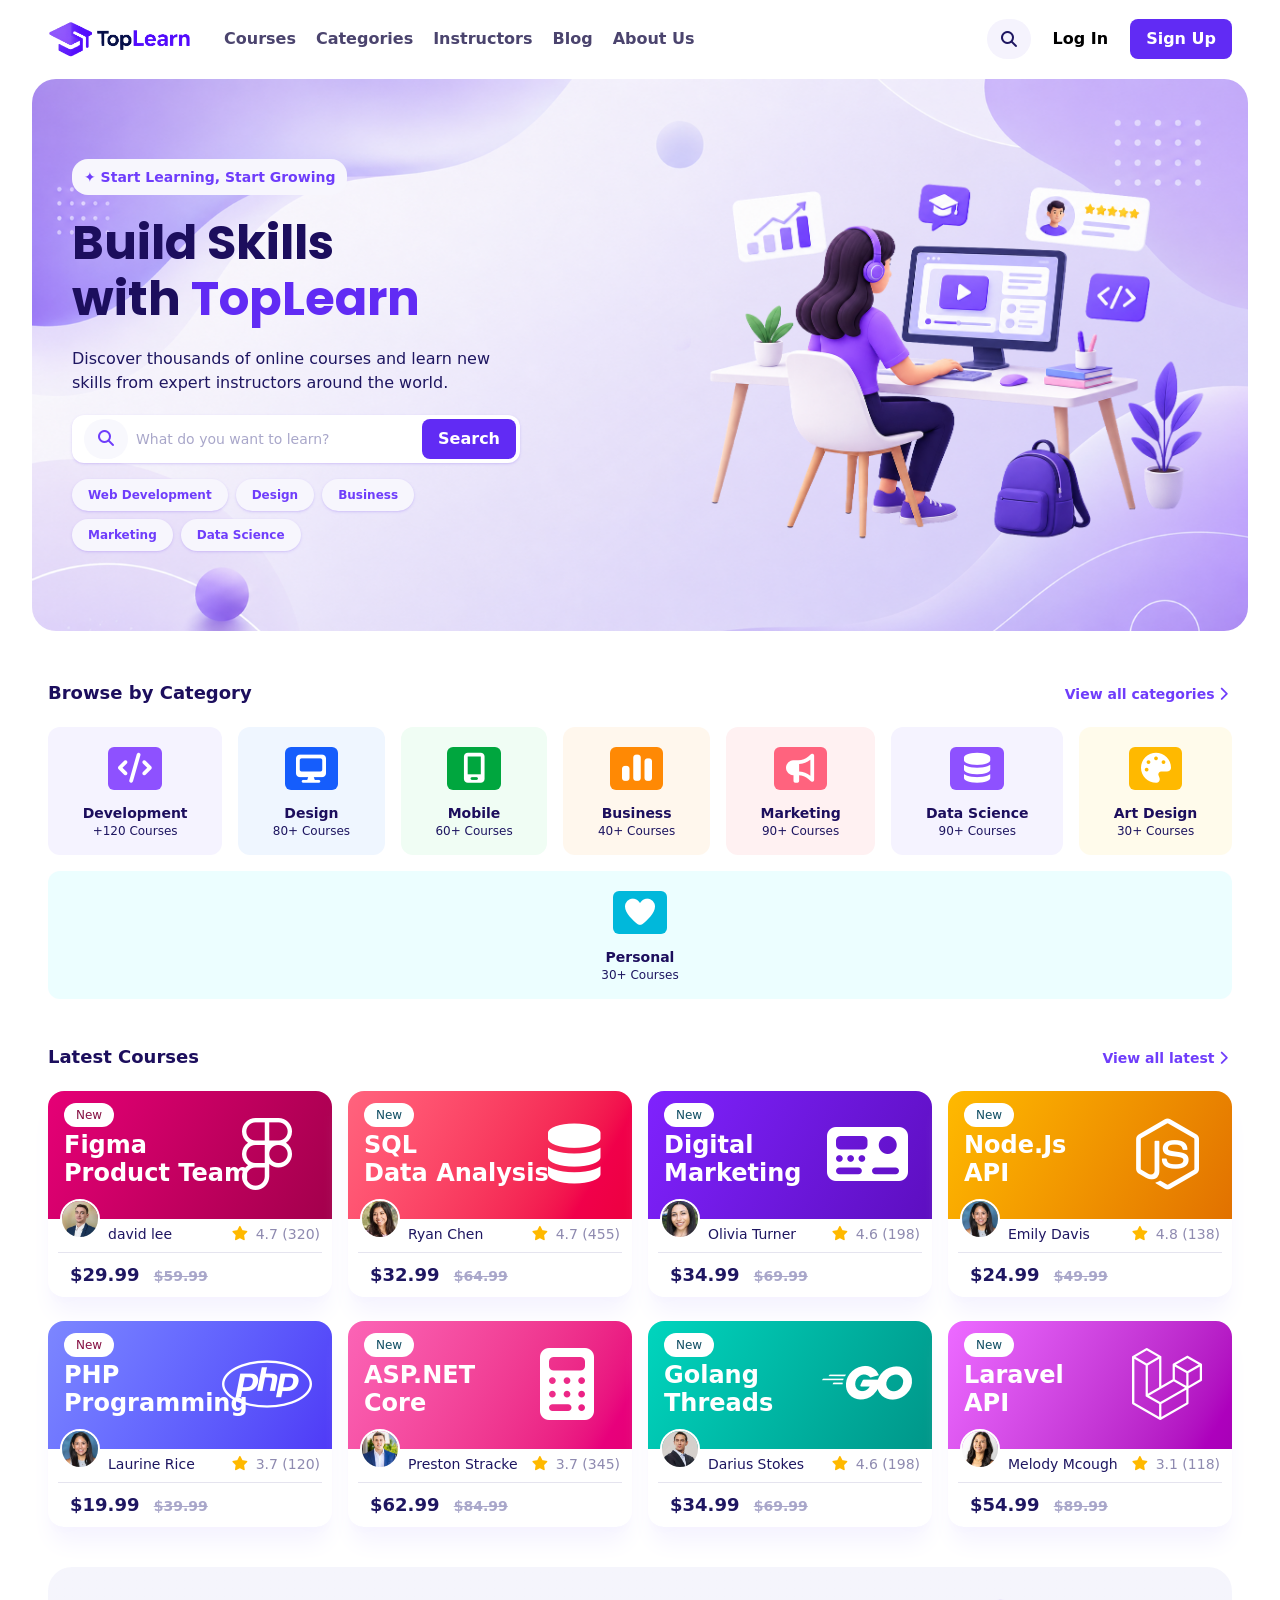
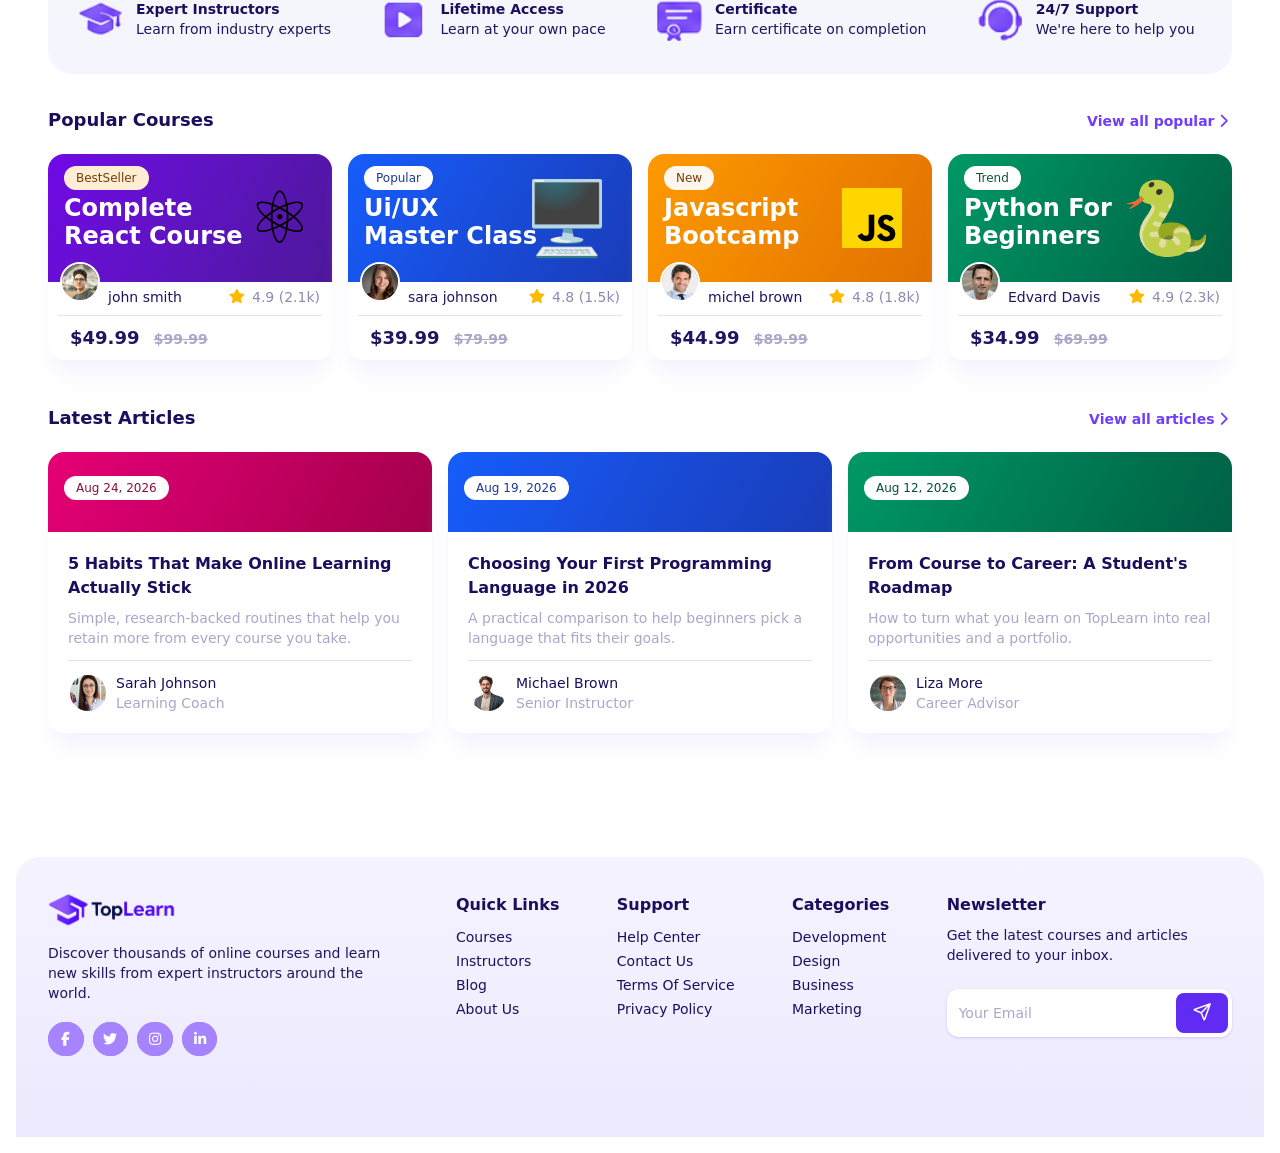
<file: landing-pages/online-course-platform/index.html>
<!doctype html>
<html lang="en">
  <head>
    <meta charset="UTF-8" />
    <meta name="viewport" content="width=device-width, initial-scale=1.0" />
    <title>online Course Platform</title>
    <link rel="stylesheet" href="../../styles/output.css" />
    <link rel="stylesheet" href="../../assets/font-awesome-7/css/all.min.css" />
  </head>
  <body>
    <div class="container mx-auto p-0 sm:p-2 lg:p-4">
      <header>
        <nav class="container-custom flex items-center justify-between">
          <div class="flex items-center justify-between gap-8">
            <img
              src="images/logo.png"
              alt="TOP Learn"
              class="w-36 h-auto cursor-pointer"
            />
            <ul
              class="capitalize hidden lg:flex gap-5 text-black-violet-custom text-base font-semibold"
            >
              <li class="link"><a href="#">courses</a></li>
              <li class="link"><a href="#">categories</a></li>
              <li class="link"><a href="#">instructors</a></li>
              <li class="link"><a href="#">blog</a></li>
              <li class="link"><a href="#">about us</a></li>
            </ul>
          </div>
          <div class="capitalize text-base font-semibold flex gap-1.5">
            <button
              class="bg-violet-custom-500 rounded-full py-3 px-3 hidden md:flex cursor-pointer text-violet-custom-800 hover:text-violet-custom-400"
            >
              <i class="fa fa-search"></i>
            </button>
            <a
              href="#"
              class="px-4 py-2 rounded-lg hidden lg:flex hover:text-violet-custom-400"
              >log in</a
            >
            <a href="#" class="btn-primary hidden lg:flex">sign up</a>
            <button class="py-2 px-3 text-black-violet-custom flex lg:hidden">
              <i class="fa fa-bars"></i>
            </button>
          </div>
        </nav>
        <div class="p-2 lg:p-4 w-full">
          <section
            class="bg-[url(../landing-pages/online-course-platform/images/hero-background.png)] min-h-125 bg-cover rounded-3xl px-2 lg:px-10 flex flex-col items-center lg:flex-row lg:justify-between overflow-hidden 2xl:justify-evenly"
          >
            <div
              class="pb-1 pt-4 lg:py-20 text-center lg:text-left w-full max-w-md"
            >
              <span
                class="bg-violet-custom-100 text-violet-custom-400 text-sm font-semibold py-2 px-3 rounded-2xl hidden lg:inline-flex items-center justify-center gap-2"
              >
                ✦ Start Learning, Start Growing</span
              >
              <h1
                class="font-poppins text-violet-custom-900 text-3xl md:text-4xl lg:text-5xl font-bold py-2.5 xl:py-5 leading-10 md:leading-14"
              >
                Build Skills <br />with
                <span class="text-violet-custom-600">TopLearn</span>
              </h1>
              <p class="text-violet-custom-800 pb-5">
                Discover thousands of online courses and learn new skills from
                expert instructors around the world.
              </p>
              <form class="relative">
                <input
                  type="text"
                  placeholder="What do you want to learn?"
                  class="course-input pl-16 pr-2"
                />
                <span
                  class="absolute top-1 left-3 bg-violet-custom-300 rounded-full py-2 px-3 text-violet-custom-400 text-base"
                  ><i class="fa fa-search"></i
                ></span>
                <button class="absolute top-1 right-1 btn-primary">
                  Search
                </button>
                <div class="hidden lg:flex flex-wrap gap-2">
                  <span class="badge">Web Development</span>
                  <span class="badge">Design</span>
                  <span class="badge">Business</span>
                  <span class="badge">Marketing</span>
                  <span class="badge">Data Science</span>
                </div>
              </form>
            </div>
            <div>
              <img
                src="images/hero-5.png"
                alt=""
                class="w-full max-w-md lg:max-w-lg xl:max-w-xl 2xl:max-w-2xl h-auto"
              />
            </div>
          </section>
        </div>
      </header>
      <main class="container-custom">
        <section>
          <div class="flex justify-between items-baseline">
            <h3 class="section-title">Browse by Category</h3>
            <a
              href="#"
              class="text-violet-custom-400 text-sm cursor-pointer hidden lg:flex transition-colors duration-300 hover:text-violet-800 group font-semibold"
              >View all categories
              <span
                ><i
                  class="fa-solid fa-chevron-right group-hover:translate-x-0.5"
                ></i></span
            ></a>
          </div>
          <div
            class="flex flex-row flex-wrap gap-3 justify-center lg:gap-4 xl:justify-start items-center mb-3"
          >
            <article
              class="category-card bg-violet-50 hover:shadow-violet-200 group"
            >
              <span class="category-icon bg-violet-500"
                ><i
                  class="fa-solid fa-code group-hover:scale-105 inline-block"
                ></i
              ></span>
              <h5
                class="category-title text-violet-custom-900 group-hover:text-violet-custom-600"
              >
                Development
              </h5>
              <p class="text-violet-custom-800 text-xs">+120 Courses</p>
            </article>
            <article
              class="category-card bg-blue-50 hover:shadow-blue-200 group"
            >
              <span class="category-icon bg-blue-600"
                ><i
                  class="fa-solid fa-desktop group-hover:scale-105 inline-block"
                ></i
              ></span>
              <h5
                class="category-title text-violet-custom-900 group-hover:text-blue-600"
              >
                Design
              </h5>
              <p class="text-violet-custom-800 text-xs">80+ Courses</p>
            </article>
            <article
              class="category-card bg-green-50 hover:shadow-green-200 group"
            >
              <span class="category-icon bg-green-600"
                ><i
                  class="fa-solid fa-mobile-screen group-hover:scale-105 inline-block"
                ></i
              ></span>
              <h5
                class="category-title text-violet-custom-900 group-hover:text-green-600"
              >
                Mobile
              </h5>
              <p class="text-violet-custom-800 text-xs">60+ Courses</p>
            </article>
            <article
              class="category-card bg-orange-50 hover:shadow-orange-200 group"
            >
              <span class="category-icon bg-orange-400"
                ><i
                  class="fa-solid fa-chart-simple group-hover:scale-105 inline-block"
                ></i
              ></span>
              <h5
                class="category-title text-violet-custom-900 group-hover:text-orange-400"
              >
                Business
              </h5>
              <p class="text-violet-custom-800 text-xs">40+ Courses</p>
            </article>
            <article
              class="category-card bg-rose-50 hover:shadow-rose-200 group"
            >
              <span class="category-icon bg-rose-400"
                ><i
                  class="fa-solid fa-bullhorn group-hover:scale-105 inline-block"
                ></i
              ></span>
              <h5
                class="category-title text-violet-custom-900 group-hover:text-rose-400"
              >
                Marketing
              </h5>
              <p class="text-violet-custom-800 text-xs">90+ Courses</p>
            </article>
            <article
              class="category-card bg-violet-50 hover:shadow-violet-200 group"
            >
              <span class="category-icon bg-violet-500"
                ><i
                  class="fa-solid fa-database group-hover:scale-105 inline-block"
                ></i
              ></span>
              <h5
                class="category-title text-violet-custom-900 group-hover:text-violet-500"
              >
                Data Science
              </h5>
              <p class="text-violet-custom-800 text-xs">90+ Courses</p>
            </article>
            <article
              class="category-card bg-amber-50 hover:shadow-amber-200 group"
            >
              <span class="category-icon bg-amber-400"
                ><i
                  class="fa-solid fa-palette group-hover:scale-105 inline-block"
                ></i
              ></span>
              <h5
                class="category-title text-violet-custom-900 group-hover:text-amber-400"
              >
                Art Design
              </h5>
              <p class="text-violet-custom-800 text-xs">30+ Courses</p>
            </article>
            <article
              class="category-card bg-cyan-50 hover:shadow-cyan-200 group"
            >
              <span class="category-icon bg-cyan-500"
                ><i
                  class="fa-solid fa-heart group-hover:scale-105 inline-block"
                ></i
              ></span>
              <h5
                class="category-title text-violet-custom-900 group-hover:text-cyan-500"
              >
                Personal
              </h5>
              <p class="text-violet-custom-800 text-xs">30+ Courses</p>
            </article>
          </div>
        </section>

        <section>
          <div class="flex justify-between items-baseline">
            <h3 class="section-title">Latest Courses</h3>
            <a
              href="#"
              class="text-violet-custom-400 text-sm cursor-pointer hidden lg:flex transition-colors duration-300 hover:text-violet-800 group font-semibold"
              >View all latest
              <span
                ><i
                  class="fa-solid fa-chevron-right group-hover:translate-x-0.5"
                ></i></span
            ></a>
          </div>
          <div
            class="flex flex-col md:flex-row flex-wrap gap-x-4 gap-y-6 justify-center items-center xl:justify-start mb-3"
          >
            <article class="card-popular group">
              <div class="card-popular-lesson from-pink-600 to-pink-800">
                <span class="text-7xl popular-icon text-white"
                  ><i class="fa-brands fa-figma"></i
                ></span>
              </div>
              <span class="badge-course bg-white text-pink-900">New</span>
              <p class="popular-lesson-title">
                Figma <br />
                Product Team
              </p>
              <div class="popular-detail">
                <div class="flex items-baseline gap-2">
                  <img
                    src="images/teacher-12-man.jpeg"
                    alt="david lee"
                    class="teacher-pic"
                  />
                  <p>david lee</p>
                </div>
                <p class="text-violet-custom-800/50">
                  <i class="fa-solid fa-star text-amber-400 mr-0.5"></i> 4.7
                  (320)
                </p>
              </div>
              <p class="course-price">
                $29.99
                <span class="course-first-price">$59.99</span>
              </p>
            </article>
            <article class="card-popular group">
              <div class="card-popular-lesson from-rose-400 to-rose-600">
                <span class="text-6xl text-white"
                  ><i class="fa-solid fa-database popular-icon"></i
                ></span>
              </div>
              <span class="badge-course bg-white text-cyan-900">New</span>
              <p class="popular-lesson-title">
                SQL <br />
                Data Analysis
              </p>
              <div class="popular-detail">
                <div class="flex items-baseline gap-2">
                  <img
                    src="images/teacher-5.jpg"
                    alt="Ryan Chen"
                    class="teacher-pic"
                  />
                  <p>Ryan Chen</p>
                </div>
                <p class="text-violet-custom-800/50">
                  <i class="fa-solid fa-star text-amber-400 mr-0.5"></i> 4.7
                  (455)
                </p>
              </div>
              <p class="course-price">
                $32.99
                <span class="course-first-price">$64.99</span>
              </p>
            </article>
            <article class="card-popular group">
              <div class="card-popular-lesson from-violet-600 to-violet-800">
                <span class="text-7xl popular-icon text-white"
                  ><i class="fa-solid fa-digital-tachograph"></i
                ></span>
              </div>
              <span class="badge-course bg-white text-cyan-900">New</span>
              <p class="popular-lesson-title">
                Digital <br />
                Marketing
              </p>
              <div class="popular-detail">
                <div class="flex items-baseline gap-2">
                  <img
                    src="images/teacher-6-w.jpeg"
                    alt="Olivia Turner"
                    class="teacher-pic"
                  />
                  <p>Olivia Turner</p>
                </div>
                <p class="text-violet-custom-800/50">
                  <i class="fa-solid fa-star text-amber-400 mr-0.5"></i> 4.6
                  (198)
                </p>
              </div>
              <p class="course-price">
                $34.99
                <span class="course-first-price">$69.99</span>
              </p>
            </article>
            <article class="card-popular group">
              <div class="card-popular-lesson from-amber-400 to-amber-600">
                <span class="text-7xl popular-icon text-white"
                  ><i class="fa-brands fa-node-js"></i
                ></span>
              </div>
              <span class="badge-course bg-white text-cyan-900">New</span>
              <p class="popular-lesson-title">
                Node.js<br />
                API
              </p>
              <div class="popular-detail">
                <div class="flex items-baseline gap-2">
                  <img
                    src="images/teacher-7-w.jpeg"
                    alt="Emily Davis"
                    class="teacher-pic"
                  />
                  <p>Emily Davis</p>
                </div>
                <p class="text-violet-custom-800/50">
                  <i class="fa-solid fa-star text-amber-400 mr-0.5"></i> 4.8
                  (138)
                </p>
              </div>
              <p class="course-price">
                $24.99
                <span class="course-first-price">$49.99</span>
              </p>
            </article>

            <article class="card-popular group">
              <div class="card-popular-lesson from-indigo-400 to-indigo-600">
                <span class="text-7xl popular-icon text-white"
                  ><i class="fa-brands fa-php"></i
                ></span>
              </div>
              <span class="badge-course bg-white text-pink-900">New</span>
              <p class="popular-lesson-title">
                PHP <br />
                Programming
              </p>
              <div class="popular-detail">
                <div class="flex items-baseline gap-2">
                  <img
                    src="images/teacher-7-w.jpeg"
                    alt="Laurine Rice"
                    class="teacher-pic"
                  />
                  <p>Laurine Rice</p>
                </div>
                <p class="text-violet-custom-800/50">
                  <i class="fa-solid fa-star text-amber-400 mr-0.5"></i> 3.7
                  (120)
                </p>
              </div>
              <p class="course-price">
                $19.99
                <span class="course-first-price">$39.99</span>
              </p>
            </article>

            <article class="card-popular group">
              <div class="card-popular-lesson from-pink-400 to-pink-600">
                <span class="text-7xl popular-icon text-white"
                  ><i class="fa-solid fa-calculator"></i
                ></span>
              </div>
              <span class="badge-course bg-white text-cyan-900">New</span>
              <p class="popular-lesson-title">
                ASP.NET <br />
                core
              </p>
              <div class="popular-detail">
                <div class="flex items-baseline gap-2">
                  <img
                    src="images/teacher-10-man.jpeg"
                    alt="Preston Stracke"
                    class="teacher-pic"
                  />
                  <p>Preston Stracke</p>
                </div>
                <p class="text-violet-custom-800/50">
                  <i class="fa-solid fa-star text-amber-400 mr-0.5"></i> 3.7
                  (345)
                </p>
              </div>
              <p class="course-price">
                $62.99
                <span class="course-first-price">$84.99</span>
              </p>
            </article>

            <article class="card-popular group">
              <div class="card-popular-lesson from-teal-400 to-teal-600">
                <span class="text-7xl popular-icon text-white"
                  ><i class="fa-brands fa-golang"></i
                ></span>
              </div>
              <span class="badge-course bg-white text-cyan-900">New</span>
              <p class="popular-lesson-title">
                Golang <br />
                Threads
              </p>
              <div class="popular-detail">
                <div class="flex items-baseline gap-2">
                  <img
                    src="images/teacher-11-man.jpeg"
                    alt="Darius Stokes"
                    class="teacher-pic"
                  />
                  <p>Darius Stokes</p>
                </div>
                <p class="text-violet-custom-800/50">
                  <i class="fa-solid fa-star text-amber-400 mr-0.5"></i> 4.6
                  (198)
                </p>
              </div>
              <p class="course-price">
                $34.99
                <span class="course-first-price">$69.99</span>
              </p>
            </article>

            <article class="card-popular group">
              <div class="card-popular-lesson from-fuchsia-400 to-fuchsia-700">
                <span class="text-7xl popular-icon text-white"
                  ><i class="fa-brands fa-laravel"></i
                ></span>
              </div>
              <span class="badge-course bg-white text-cyan-900">New</span>
              <p class="popular-lesson-title">
                Laravel<br />
                API
              </p>
              <div class="popular-detail">
                <div class="flex items-baseline gap-2">
                  <img
                    src="images/teacher-8-w.jpeg"
                    alt="Melody Mcough"
                    class="teacher-pic"
                  />
                  <p>Melody Mcough</p>
                </div>
                <p class="text-violet-custom-800/50">
                  <i class="fa-solid fa-star text-amber-400 mr-0.5"></i> 3.1
                  (118)
                </p>
              </div>
              <p class="course-price">
                $54.99
                <span class="course-first-price">$89.99</span>
              </p>
            </article>
          </div>
        </section>

        <section
          class="bg-linear-to-b from-violet-bg-footer to-[#f5f5fd] mt-10 rounded-3xl px-6 py-8 flex flex-col md:flex-row md:flex-wrap justify-center items-start gap-8"
        >
          <div class="flex grow">
            <img
              src="images/icon-1.png"
              alt="Expert-Instructors"
              class="w-14"
            />
            <div class="pl-2">
              <h6 class="text-violet-custom-900 font-bold text-sm">
                Expert Instructors
              </h6>
              <p class="text-violet-custom-800 text-sm">
                Learn from industry experts
              </p>
            </div>
          </div>

          <div class="flex grow">
            <img src="images/icon-2.png" alt="Lifetime Access" class="w-14" />
            <div class="pl-2">
              <h6 class="text-violet-custom-900 font-bold text-sm text-base">
                Lifetime Access
              </h6>
              <p class="text-violet-custom-800 text-sm">
                Learn at your own pace
              </p>
            </div>
          </div>

          <div class="flex grow">
            <img src="images/icon-3.png" alt="Certificate" class="w-14" />
            <div class="pl-2">
              <h6 class="text-violet-custom-900 font-bold text-sm text-base">
                Certificate
              </h6>
              <p class="text-violet-custom-800 text-sm">
                Earn certificate on completion
              </p>
            </div>
          </div>

          <div class="flex grow">
            <img src="images/icon-4.png" alt="24/7 Support" class="w-14" />
            <div class="pl-2">
              <h6 class="text-violet-custom-900 font-bold text-sm text-base">
                24/7 Support
              </h6>
              <p class="text-violet-custom-800 text-sm">
                We're here to help you
              </p>
            </div>
          </div>
        </section>

        <section>
          <div class="flex justify-between items-baseline">
            <h3 class="section-title">Popular Courses</h3>
            <a
              href="#"
              class="text-violet-custom-400 text-sm cursor-pointer hidden lg:flex transition-colors duration-300 hover:text-violet-800 group font-semibold"
              >View all popular
              <span
                ><i
                  class="fa-solid fa-chevron-right group-hover:translate-x-0.5"
                ></i></span
            ></a>
          </div>

          <div
            class="flex flex-col md:flex-row flex-wrap gap-4 justify-center items-center xl:justify-start mb-3"
          >
            <article class="card-popular group">
              <div class="card-popular-lesson from-violet-700 to-violet-900">
                <span class="text-7xl popular-icon">⚛️</span>
              </div>
              <span class="badge-course bg-orange-100 text-yellow-900"
                >BestSeller</span
              >
              <p class="popular-lesson-title">Complete <br />React Course</p>
              <div class="popular-detail">
                <div class="flex items-baseline gap-2">
                  <img
                    src="images/teacher-1.jpeg"
                    alt="john smith"
                    class="teacher-pic"
                  />
                  <p>john smith</p>
                </div>
                <p class="text-violet-custom-800/50">
                  <i class="fa-solid fa-star text-amber-400 mr-0.5"></i> 4.9
                  (2.1k)
                </p>
              </div>
              <p class="course-price">
                $49.99
                <span class="course-first-price">$99.99</span>
              </p>
            </article>
            <article class="card-popular group">
              <div class="card-popular-lesson from-blue-600 to-blue-800">
                <span class="text-7xl popular-icon">🖥️</span>
              </div>
              <span class="badge-course bg-white text-blue-900">Popular</span>
              <p class="popular-lesson-title">Ui/UX <br />Master Class</p>
              <div class="popular-detail">
                <div class="flex items-baseline gap-2">
                  <img
                    src="images/teacher-2.jpeg"
                    alt="sara johnson"
                    class="teacher-pic"
                  />
                  <p>sara johnson</p>
                </div>
                <p class="text-violet-custom-800/50">
                  <i class="fa-solid fa-star text-amber-400 mr-0.5"></i> 4.8
                  (1.5k)
                </p>
              </div>
              <p class="course-price">
                $39.99
                <span class="course-first-price">$79.99</span>
              </p>
            </article>
            <article class="card-popular group">
              <div class="card-popular-lesson from-amber-500 to-amber-600">
                <img
                  src="images/js.png"
                  alt="js"
                  class="popular-icon size-20"
                />
              </div>
              <span class="badge-course bg-orange-50 text-yellow-900">New</span>
              <p class="popular-lesson-title">javascript <br />bootcamp</p>
              <div class="popular-detail">
                <div class="flex items-baseline gap-2">
                  <img
                    src="images/teacher-3.jpeg"
                    alt="michel brown"
                    class="teacher-pic"
                  />
                  <p>michel brown</p>
                </div>
                <p class="text-violet-custom-800/50">
                  <i class="fa-solid fa-star text-amber-400 mr-0.5"></i> 4.8
                  (1.8k)
                </p>
              </div>
              <p class="course-price">
                $44.99
                <span class="course-first-price">$89.99</span>
              </p>
            </article>
            <article class="card-popular group">
              <div class="card-popular-lesson from-emerald-600 to-emerald-800">
                <span class="text-7xl text-white popular-icon">🐍</span>
              </div>
              <span class="badge-course bg-white text-green-900">Trend</span>
              <p class="popular-lesson-title">python for <br />beginners</p>
              <div class="popular-detail">
                <div class="flex items-baseline gap-2">
                  <img
                    src="images/teacher-4.jpeg"
                    alt="Edvard Davis"
                    class="teacher-pic"
                  />
                  <p>Edvard Davis</p>
                </div>
                <p class="text-violet-custom-800/50">
                  <i class="fa-solid fa-star text-amber-400 mr-0.5"></i> 4.9
                  (2.3k)
                </p>
              </div>
              <p class="course-price">
                $34.99
                <span class="course-first-price">$69.99</span>
              </p>
            </article>
          </div>
        </section>

        <section>
          <div class="flex justify-between items-baseline">
            <h3 class="section-title">Latest Articles</h3>
            <a
              href="#"
              class="text-violet-custom-400 text-sm cursor-pointer hidden lg:flex transition-colors duration-300 hover:text-violet-800 group font-semibold"
              >View all articles
              <span
                ><i
                  class="fa-solid fa-chevron-right group-hover:translate-x-0.5"
                ></i></span
            ></a>
          </div>
          <div
            class="flex flex-col md:flex-row flex-wrap gap-x-4 gap-y-6 items-center mb-3 justify-center md:items-start md:justify-start"
          >
            <article class="card-blog-item">
              <div
                class="card-blog-item-header from-pink-600 to-pink-800"
              ></div>
              <span class="badge-date bg-white text-pink-900"
                >Aug 24, 2026</span
              >
              <div class="text-violet-custom-800 p-5 text-sm">
                <h3 class="text-violet-custom-900 font-bold text-base">
                  5 Habits That Make Online Learning Actually Stick
                </h3>
                <p
                  class="text-violet-custom-200 mt-2 border-b border-violet-custom-200/30 pb-3"
                >
                  Simple, research-backed routines that help you retain more
                  from every course you take.
                </p>
                <a href="#" class="flex items-center gap-2 pt-3">
                  <img
                    src="images/teacher-13-w.jpeg"
                    alt="Sarah Johnson"
                    class="teacher-pic"
                  />
                  <div>
                    <p class="text-violet-custom-900 text-sm">Sarah Johnson</p>
                    <p class="text-violet-custom-200 text-sm">Learning Coach</p>
                  </div>
                </a>
              </div>
            </article>
            <article class="card-blog-item">
              <div
                class="card-blog-item-header from-blue-600 to-blue-800"
              ></div>
              <span class="badge-date bg-white text-blue-900"
                >Aug 19, 2026</span
              >
              <div class="text-violet-custom-800 p-5 text-sm">
                <h3 class="text-violet-custom-900 font-bold text-base">
                  Choosing Your First Programming Language in 2026
                </h3>
                <p
                  class="text-violet-custom-200 mt-2 border-b border-violet-custom-200/30 pb-3"
                >
                  A practical comparison to help beginners pick a language that
                  fits their goals.
                </p>
                <a href="#" class="flex items-center gap-2 pt-3">
                  <img
                    src="images/teacher-15-m.jpeg"
                    alt="Michael Brown"
                    class="teacher-pic"
                  />
                  <div>
                    <p class="text-violet-custom-900 text-sm">Michael Brown</p>
                    <p class="text-violet-custom-200 text-sm">
                      Senior Instructor
                    </p>
                  </div>
                </a>
              </div>
            </article>
            <article class="card-blog-item">
              <div
                class="card-blog-item-header from-emerald-600 to-emerald-800"
              ></div>
              <span class="badge-date bg-white text-emerald-900"
                >Aug 12, 2026</span
              >
              <div class="text-violet-custom-800 p-5 text-sm">
                <h3 class="text-violet-custom-900 font-bold text-base">
                  From Course to Career: A Student's Roadmap
                </h3>
                <p
                  class="text-violet-custom-200 mt-2 border-b border-violet-custom-200/30 pb-3"
                >
                  How to turn what you learn on TopLearn into real opportunities
                  and a portfolio.
                </p>
                <a href="#" class="flex items-center gap-2 pt-3">
                  <img
                    src="images/teacher-14-w.jpeg"
                    alt="liza more"
                    class="teacher-pic"
                  />
                  <div>
                    <p class="text-violet-custom-900 text-sm">Liza More</p>
                    <p class="text-violet-custom-200 text-sm">Career Advisor</p>
                  </div>
                </a>
              </div>
            </article>
          </div>
        </section>
      </main>
    </div>
    <div class="p-2 lg:p-4">
      <footer
        class="min-h-70 bg-linear-to-b from-violet-50 to-violet-100 rounded-tl-3xl rounded-tr-3xl mt-20"
      >
        <section
          class="container mx-auto p-4 lg:p-8 flex flex-col md:flex-row md:flex-wrap gap-6"
        >
          <div class="footer-col pr-0 md:pr-6">
            <img src="images/logo.png" alt="topLearn" class="w-32 mb-3" />
            <p class="text-violet-custom-800 text-sm mb-6">
              Discover thousands of online courses and learn new skills from
              expert instructors around the world.
            </p>
            <div>
              <span class="social-icon group"
                ><i class="fa-brands fa-facebook-f group-hover:scale-110"></i
              ></span>
              <span class="social-icon group"
                ><i class="fa-brands fa-twitter group-hover:scale-110"></i
              ></span>
              <span class="social-icon group"
                ><i class="fa-brands fa-instagram group-hover:scale-110"></i
              ></span>
              <span class="social-icon group"
                ><i class="fa-brands fa-linkedin-in group-hover:scale-110"></i
              ></span>
            </div>
          </div>
          <div class="footer-col">
            <h5 class="footer-menu-header">Quick Links</h5>
            <ul>
              <li><a href="#" class="footer-link">Courses</a></li>
              <li><a href="#" class="footer-link">Instructors</a></li>
              <li><a href="#" class="footer-link">Blog</a></li>
              <li><a href="#" class="footer-link">About Us</a></li>
            </ul>
          </div>
          <div class="footer-col">
            <h5 class="footer-menu-header">Support</h5>
            <ul>
              <li><a href="#" class="footer-link">Help Center</a></li>
              <li><a href="#" class="footer-link">Contact Us</a></li>
              <li><a href="#" class="footer-link">Terms of Service</a></li>
              <li><a href="#" class="footer-link">Privacy Policy</a></li>
            </ul>
          </div>
          <div class="footer-col">
            <h5 class="footer-menu-header">Categories</h5>
            <ul>
              <li><a href="#" class="footer-link">Development</a></li>
              <li><a href="#" class="footer-link">Design</a></li>
              <li><a href="#" class="footer-link">Business</a></li>
              <li><a href="#" class="footer-link">Marketing</a></li>
            </ul>
          </div>
          <div class="footer-col">
            <h5 class="footer-menu-header">Newsletter</h5>
            <p class="text-violet-custom-800 text-sm mb-6">
              Get the latest courses and articles <br />delivered to your inbox.
            </p>
            <form class="relative">
              <input
                type="email"
                required
                placeholder="Your Email"
                class="course-input pl-3 pr-10"
              />

              <button class="absolute top-1 right-1 btn-primary">
                <i class="fa-regular fa-paper-plane"></i>
              </button>
            </form>
          </div>
        </section>
      </footer>
    </div>
  </body>
</html>
</file>
